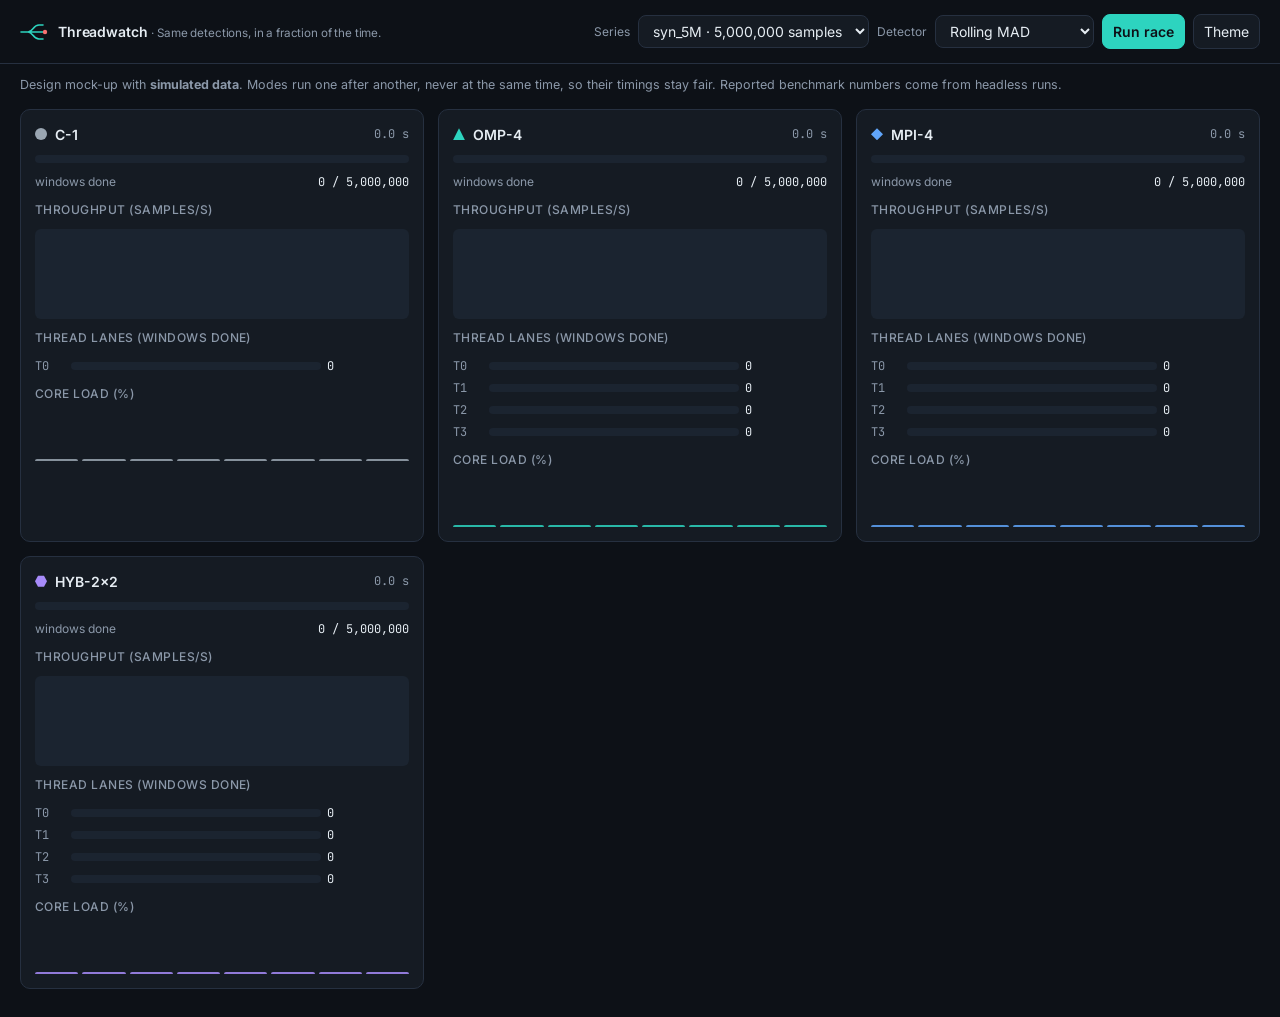
<file: docs/design/threadwatch-template.html>
<!doctype html>
<html lang="en" data-theme="dark">
<head>
<meta charset="utf-8">
<meta name="viewport" content="width=device-width, initial-scale=1">
<meta name="theme-color" content="#0D1117">
<title>Race view - Threadwatch (design mock-up, simulated data)</title>
<link rel="preconnect" href="https://fonts.googleapis.com">
<link rel="preconnect" href="https://fonts.gstatic.com" crossorigin>
<link href="https://fonts.googleapis.com/css2?family=Inter:wght@400;500;600&family=JetBrains+Mono:wght@400;500&display=swap" rel="stylesheet">
<style>
/* ---------- Tokens (from project-brand.md) ---------- */
:root{
  --bg:#0D1117; --panel:#151B23; --raise:#1B2430; --line:#263040;
  --text:#E6EDF3; --muted:#8B98A9;
  --seq:#9AA6B2; --omp:#2DD4BF; --mpi:#60A5FA; --hybrid:#A78BFA;
  --alert:#F87171; --warn:#FBBF24; --ok:#4ADE80;
  --font:"Inter",system-ui,-apple-system,"Segoe UI",Roboto,sans-serif;
  --mono:"JetBrains Mono",ui-monospace,SFMono-Regular,Menlo,monospace;
  --r:10px; color-scheme:dark;
}
:root[data-theme="light"]{
  --bg:#F6F8FB; --panel:#FFFFFF; --raise:#EEF2F7; --line:#D5DCE6;
  --text:#0D1117; --muted:#4B5668;
  --seq:#5B6675; --omp:#0F766E; --mpi:#1D4ED8; --hybrid:#6D28D9;
  --alert:#B91C1C; --warn:#92400E; --ok:#15803D; color-scheme:light;
}
*{box-sizing:border-box}
body{margin:0;background:var(--bg);color:var(--text);font:14px/1.5 var(--font)}
header{display:flex;flex-wrap:wrap;gap:12px;align-items:center;justify-content:space-between;padding:14px 20px;border-bottom:1px solid var(--line)}
.brand{display:flex;align-items:center;gap:10px;font-weight:600;letter-spacing:-.01em}
.brand small{color:var(--muted);font-weight:400}
.controls{display:flex;flex-wrap:wrap;gap:8px;align-items:center}
select,button{font:inherit;color:var(--text);background:var(--panel);border:1px solid var(--line);border-radius:8px;padding:6px 10px}
button{cursor:pointer} button.primary{background:var(--omp);color:#0D1117;border-color:var(--omp);font-weight:600}
:root[data-theme="light"] button.primary{color:#fff}
:focus-visible{outline:2px solid var(--mpi);outline-offset:2px}
.note{margin:12px 20px 0;color:var(--muted);font-size:12.5px}
main{display:grid;grid-template-columns:repeat(auto-fit,minmax(340px,1fr));gap:14px;padding:14px 20px 28px}
.panel{background:var(--panel);border:1px solid var(--line);border-radius:var(--r);padding:14px;display:flex;flex-direction:column;gap:10px}
.ph{display:flex;align-items:center;justify-content:space-between;gap:8px}
.mode{display:flex;align-items:center;gap:8px;font-weight:600}
.mk{width:12px;height:12px;display:inline-block;background:var(--c)}
.mk.circle{border-radius:50%} .mk.triangle{clip-path:polygon(50% 0,100% 100%,0 100%)}
.mk.diamond{clip-path:polygon(50% 0,100% 50%,50% 100%,0 50%)} .mk.hex{clip-path:polygon(25% 5%,75% 5%,100% 50%,75% 95%,25% 95%,0 50%)}
.mono{font-family:var(--mono);font-variant-numeric:tabular-nums}
.muted{color:var(--muted)} .small{font-size:12px}
.bar{height:8px;background:var(--raise);border-radius:4px;overflow:hidden}
.bar>i{display:block;height:100%;width:0;background:var(--c)}
.row{display:flex;justify-content:space-between;gap:8px}
canvas{width:100%;height:90px;display:block;background:var(--raise);border-radius:6px}
.lanes{display:grid;gap:4px}
.lane{display:grid;grid-template-columns:30px minmax(0,1fr) 82px;gap:6px;align-items:center;font-size:12px}
.cores{display:grid;grid-template-columns:repeat(8,1fr);gap:4px;align-items:end;height:48px}
.cores i{display:block;background:var(--c);opacity:.85;border-radius:2px 2px 0 0;min-height:2px}
.card{display:none;border:1px solid var(--line);border-radius:8px;padding:10px;background:var(--raise)}
.card.on{display:block}
.card b{font-family:var(--mono)} .ok{color:var(--ok)}
h2{font-size:12px;margin:0;color:var(--muted);font-weight:500;letter-spacing:.04em;text-transform:uppercase}
@media (max-width:768px){header{padding:12px 14px}main{padding:12px 14px}}
@media (prefers-reduced-motion:reduce){*{transition:none!important}}
</style>
</head>
<body>
<header>
  <div class="brand">
    <svg width="28" height="20" viewBox="0 0 28 20" aria-hidden="true"><path d="M1 10H8M8 10C13 10 13 3 19 3M8 10H19M8 10C13 10 13 17 19 17M19 3H23M19 10H23M19 17H23" fill="none" stroke="var(--omp)" stroke-width="1.6" stroke-linecap="round"/><circle cx="25" cy="10" r="2.2" fill="var(--alert)"/></svg>
    <span>Threadwatch <small>· Same detections, in a fraction of the time.</small></span>
  </div>
  <div class="controls">
    <label class="small muted" for="size">Series</label>
    <select id="size"><option>syn_5M · 5,000,000 samples</option><option>syn_10M</option><option>NAB cpu_utilization</option></select>
    <label class="small muted" for="det">Detector</label>
    <select id="det"><option>Rolling MAD</option><option>Rolling z-score</option><option>K-Means distance</option></select>
    <button class="primary" id="run">Run race</button>
    <button id="theme" aria-label="Toggle light and dark theme">Theme</button>
  </div>
</header>
<p class="note">Design mock-up with <b>simulated data</b>. Modes run one after another, never at the same time, so their timings stay fair. Reported benchmark numbers come from headless runs.</p>
<main id="grid"></main>

<script>
const MODES=[
 {id:"C-1",   c:"var(--seq)", v:"--seq",    mk:"circle",   threads:1, speed:1.0, cores:[0]},
 {id:"OMP-4", c:"var(--omp)", v:"--omp",    mk:"triangle", threads:4, speed:3.5, cores:[0,1,2,3]},
 {id:"MPI-4", c:"var(--mpi)", v:"--mpi",    mk:"diamond",  threads:4, speed:3.1, cores:[0,1,2,3]},
 {id:"HYB-2×2",c:"var(--hybrid)",v:"--hybrid",mk:"hex",      threads:4, speed:3.3, cores:[0,1,2,3]}
];
const N=5_000_000, T1=9.6; // seconds, simulated
const grid=document.getElementById("grid");
const panels=MODES.map(m=>{
  const el=document.createElement("section"); el.className="panel"; el.style.setProperty("--c",m.c);
  el.setAttribute("aria-label","Panel "+m.id);
  el.innerHTML=`
   <div class="ph"><div class="mode"><span class="mk ${m.mk}" aria-hidden="true"></span>${m.id}</div><span class="mono small muted" data-k="el">0.0 s</span></div>
   <div class="bar" role="progressbar" aria-valuemin="0" aria-valuemax="100" aria-valuenow="0"><i data-k="bar"></i></div>
   <div class="row small"><span class="muted">windows done</span><span class="mono" data-k="done">0 / ${N.toLocaleString("en")}</span></div>
   <h2>Throughput (samples/s)</h2><canvas data-k="tp" width="640" height="180"></canvas>
   <h2>Thread lanes (windows done)</h2><div class="lanes" data-k="lanes"></div>
   <h2>Core load (%)</h2><div class="cores" data-k="cores"></div>
   <div class="card" data-k="card"></div>`;
  grid.appendChild(el);
  const q=k=>el.querySelector(`[data-k=${k}]`);
  const lanes=q("lanes"); for(let t=0;t<m.threads;t++){lanes.insertAdjacentHTML("beforeend",`<div class="lane"><span class="mono muted">T${t}</span><div class="bar"><i data-t="${t}"></i></div><span class="mono" data-n="${t}">0</span></div>`);}
  const cores=q("cores"); for(let i=0;i<8;i++) cores.insertAdjacentHTML("beforeend","<i style='height:4%'></i>");
  return {m,el,q,hist:[]};
});

function sleep(ms){return new Promise(r=>setTimeout(r,ms))}
async function runMode(p){
  const {m,q}=p, total=T1/m.speed, start=performance.now(); p.hist=[];
  q("card").classList.remove("on");
  for(;;){
    const t=(performance.now()-start)/1000*4;            // 4x faster than real time for the mock-up
    const f=Math.min(1,t/total), done=Math.round(N*f);
    q("bar").style.width=(f*100)+"%"; q("bar").parentElement.setAttribute("aria-valuenow",Math.round(f*100));
    q("el").textContent=(t).toFixed(1)+" s"; q("done").textContent=done.toLocaleString("en")+" / "+N.toLocaleString("en");
    const share=done/m.threads;
    for(let k=0;k<m.threads;k++){const w=share*(1-0.06*k/m.threads);q("lanes").querySelector(`[data-t="${k}"]`).style.width=(w/N*m.threads*100)+"%";q("lanes").querySelector(`[data-n="${k}"]`).textContent=Math.round(w).toLocaleString("en");}
    const busy=f<1;
    [...q("cores").children].forEach((c,i)=>{c.style.height=(busy&&m.cores.includes(i)?88+Math.sin(t*3+i)*8:6)+"%"});
    p.hist.push(busy?N/total*(0.9+0.1*Math.sin(t*4)):0); if(p.hist.length>120)p.hist.shift();
    draw(q("tp"),p.hist,m.v);
    if(f>=1)break; await sleep(60);
  }
  const sp=T1/total, eff=sp/m.threads*100;
  const card=q("card"); card.classList.add("on");
  card.innerHTML=`Time <b>${total.toFixed(2)} s</b> · speedup vs C-1 <b>${sp.toFixed(1)}×</b> · efficiency <b>${eff.toFixed(0)}%</b><br>Throughput <b>${(N/total/1e6).toFixed(2)} M samples/s</b> · F1 <b class="ok">0.91, identical to sequential</b>`;
}
function draw(cv,h,v){
  const g=cv.getContext("2d"),W=cv.width,H=cv.height; g.clearRect(0,0,W,H);
  g.strokeStyle=getComputedStyle(document.documentElement).getPropertyValue(v).trim();
  g.lineWidth=3;g.beginPath();
  const max=Math.max(...h,1)*1.15;
  h.forEach((val,i)=>{const x=i/119*W,y=H-(val/max)*H*0.9-4; i?g.lineTo(x,y):g.moveTo(x,y)}); g.stroke();
}
document.getElementById("run").onclick=async e=>{
  e.target.disabled=true;
  for(const p of panels){ await runMode(p); await sleep(300); }
  e.target.disabled=false;
};
document.getElementById("theme").onclick=()=>{
  const r=document.documentElement; r.dataset.theme=r.dataset.theme==="dark"?"light":"dark";
};
</script>
</body>
</html>
</file>
